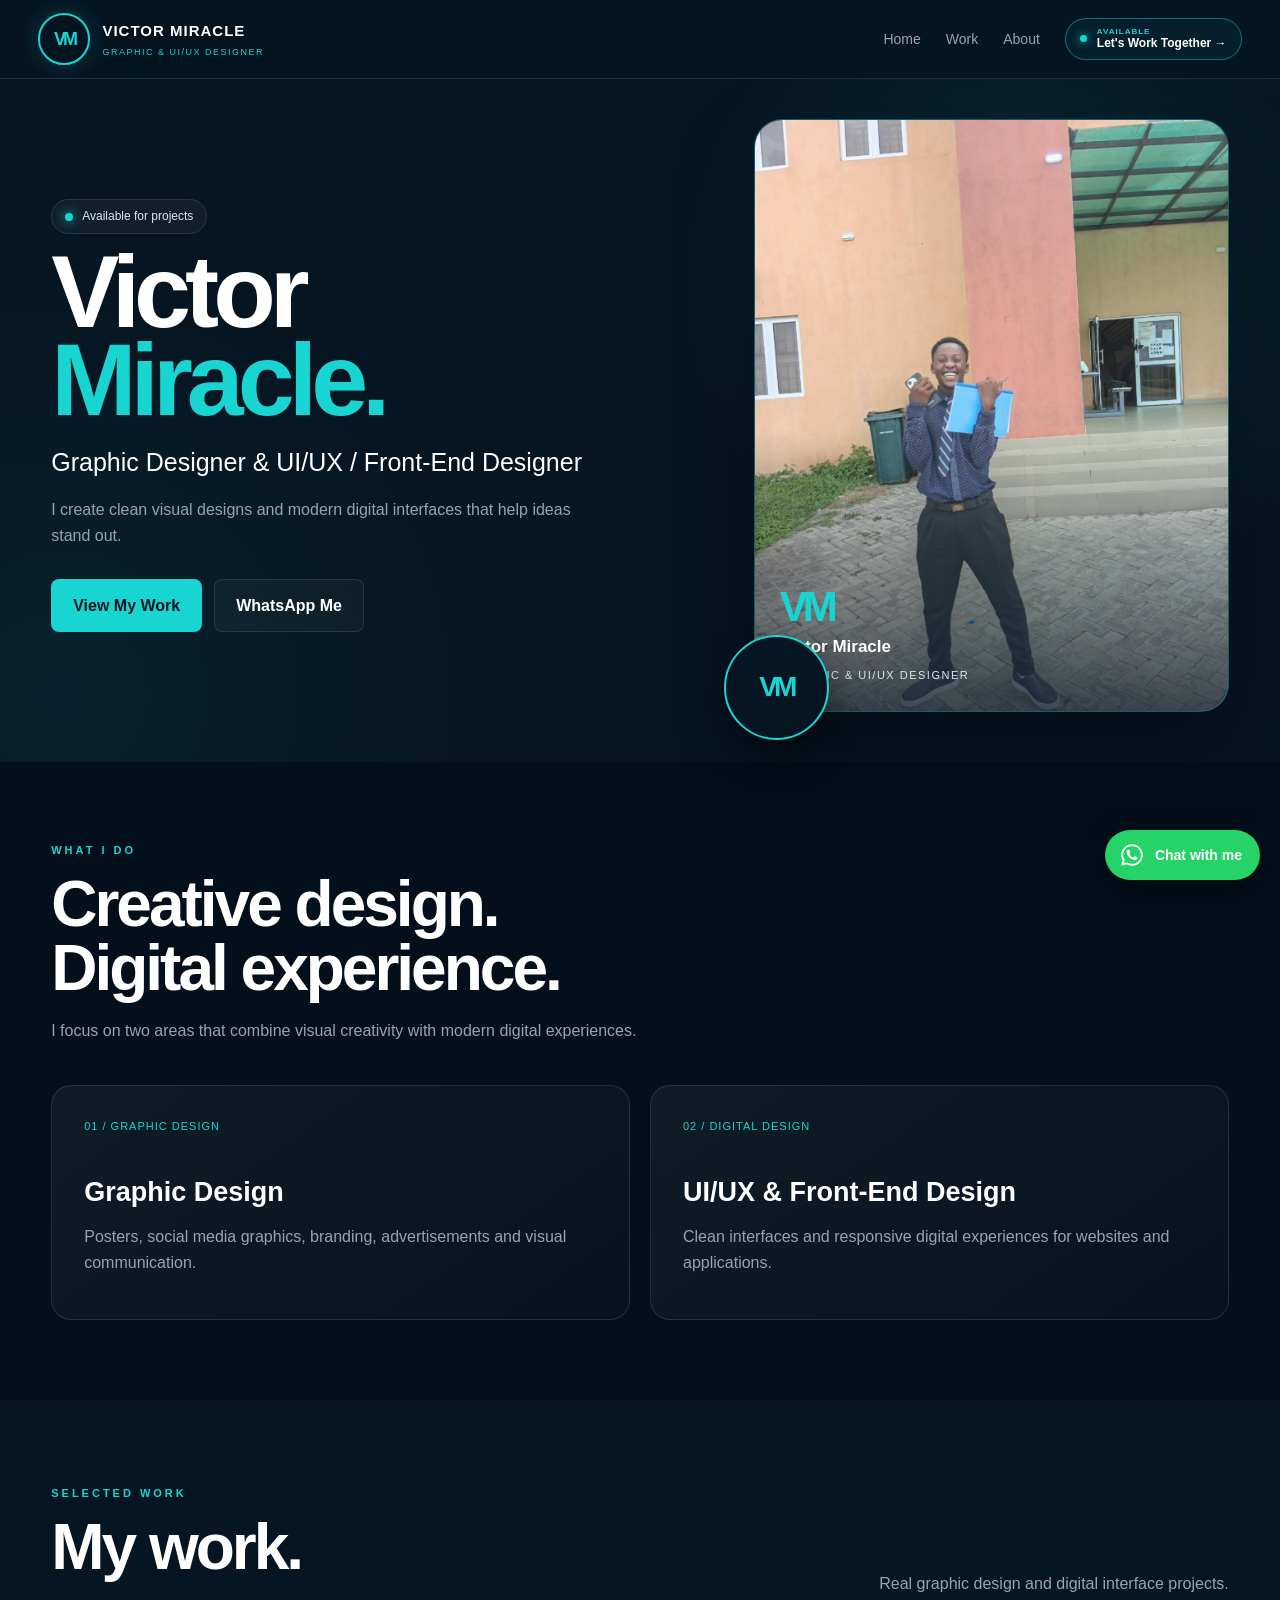
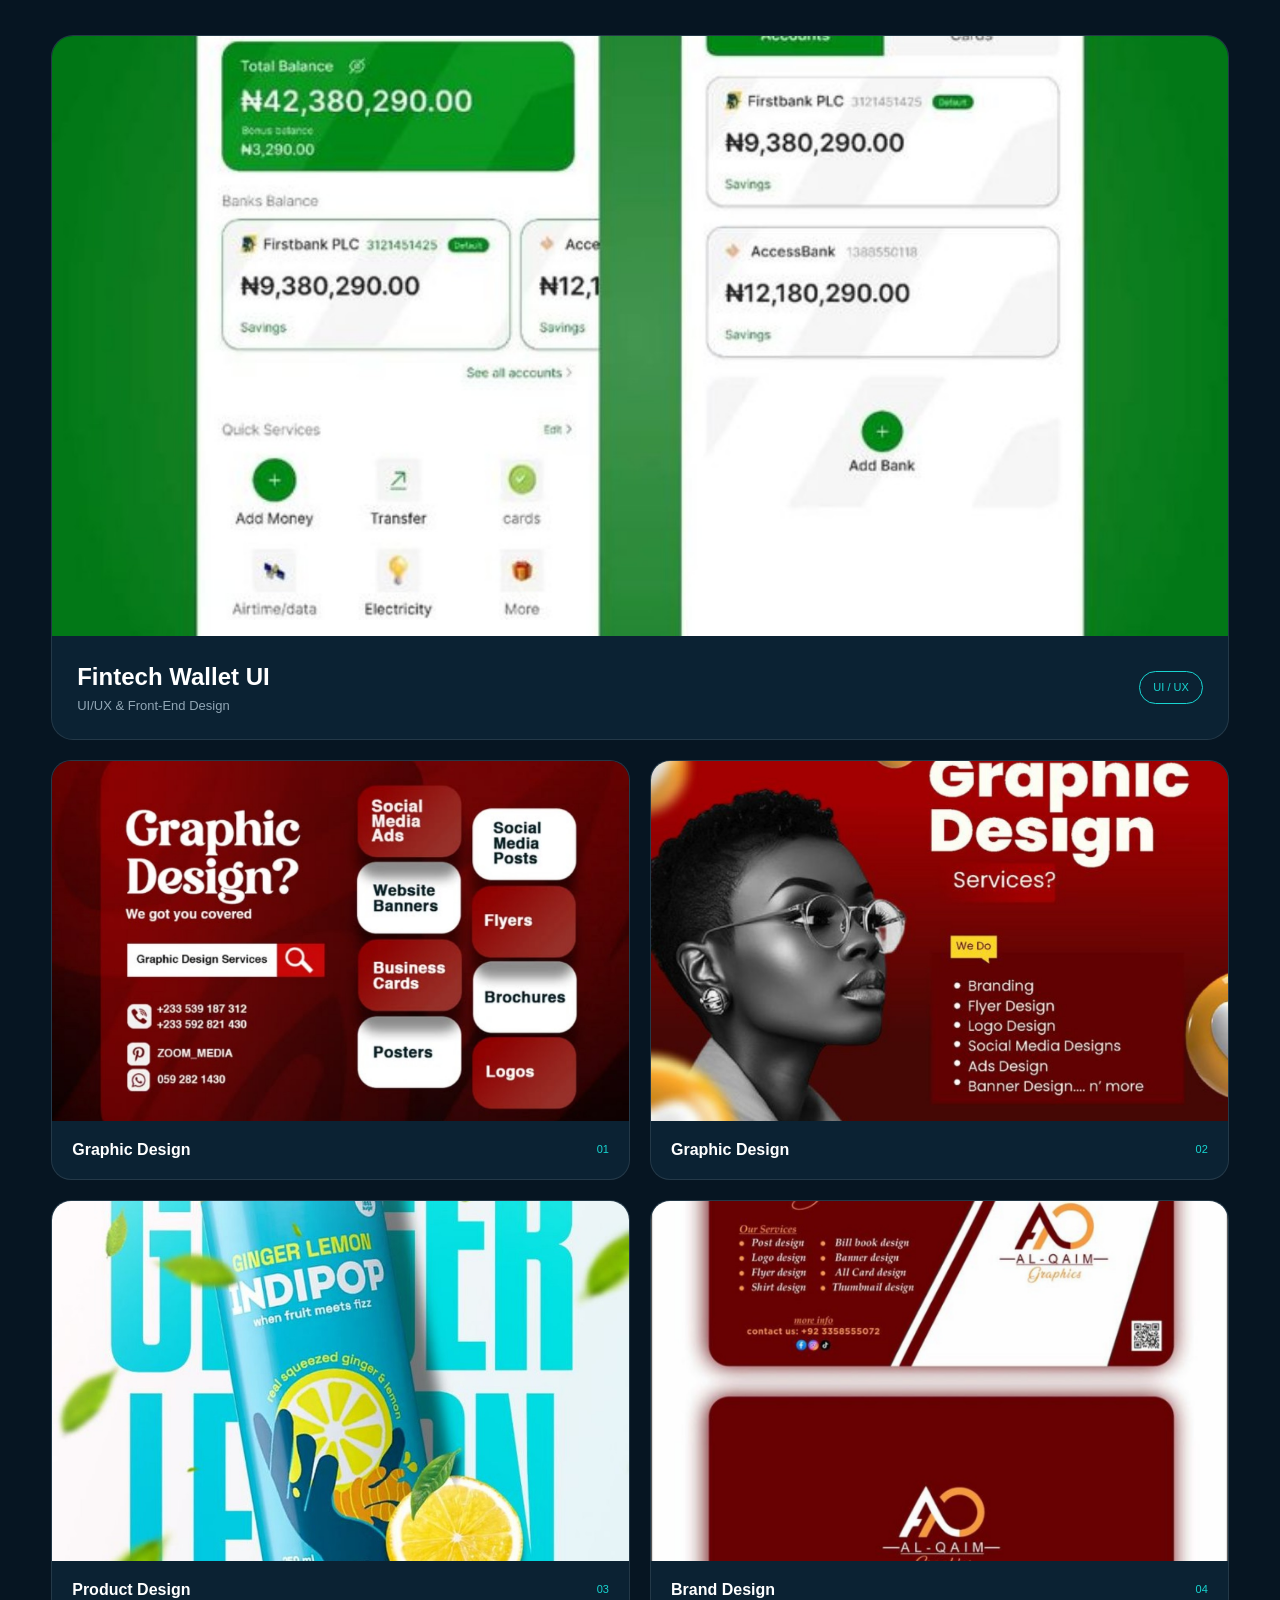
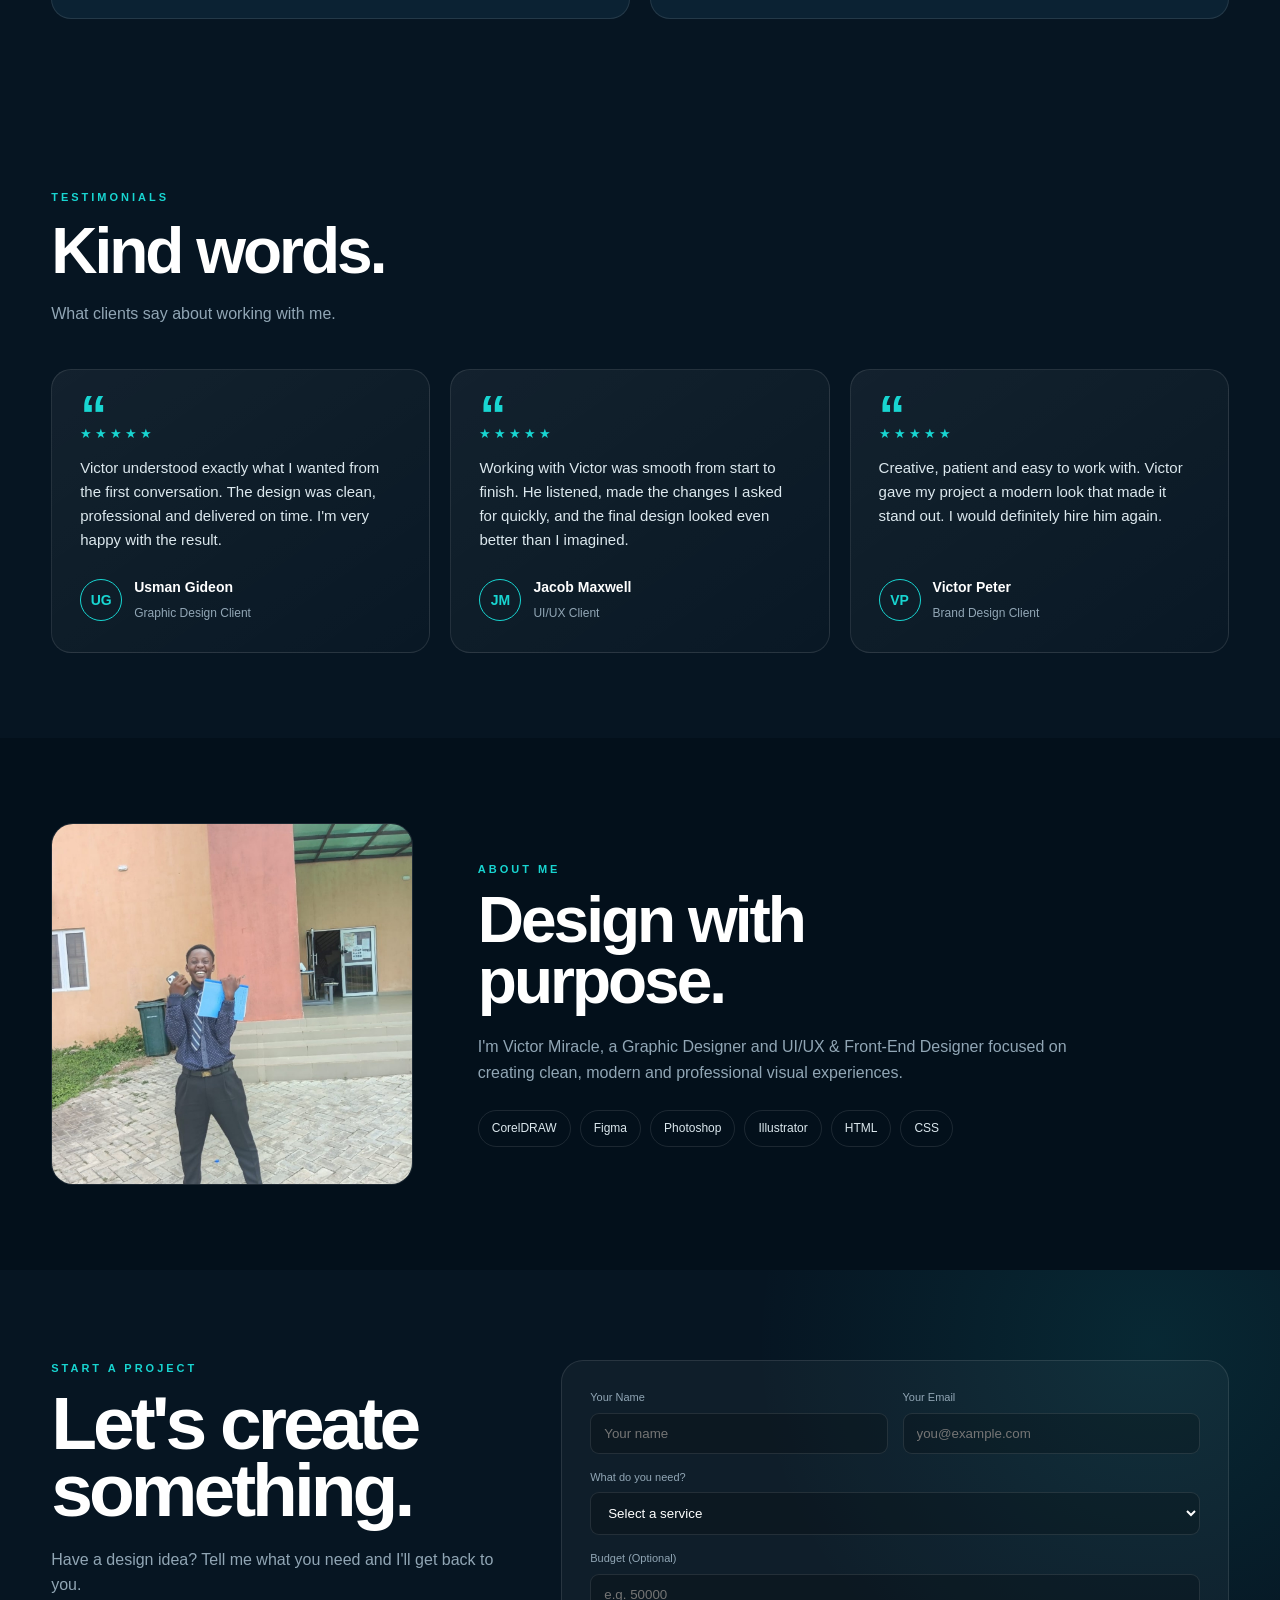
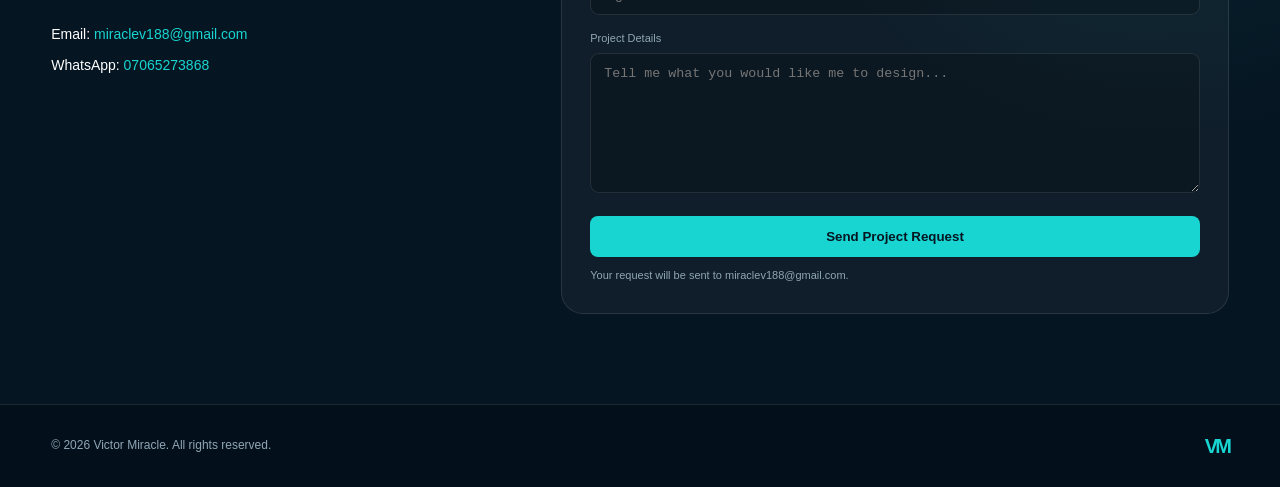
<file: index.html>
<!DOCTYPE html>
<html lang="en">
<head>
<meta charset="UTF-8">
<meta name="viewport" content="width=device-width, initial-scale=1.0">

<title>Victor Miracle | Graphic & UI/UX Designer</title>

<meta name="description" content="Victor Miracle — Graphic Designer and UI/UX & Front-End Designer.">

<style>

:root{
  --navy:#061522;
  --navy2:#0b2233;
  --cyan:#18d5d1;
  --cyan2:#70f5ef;
  --white:#fff;
  --text:#dce8ee;
  --muted:#91a6b5;
  --line:rgba(255,255,255,.1);
  --card:rgba(255,255,255,.045);
  --dark:#03101b;
}

*{
  margin:0;
  padding:0;
  box-sizing:border-box;
}

html{
  scroll-behavior:smooth;
}

body{
  font-family:Arial,Helvetica,sans-serif;
  background:var(--navy);
  color:var(--white);
  line-height:1.6;
  overflow-x:hidden;
}

a{
  text-decoration:none;
  color:inherit;
}

img{
  width:100%;
  display:block;
}

.container{
  width:min(1180px,92%);
  margin:auto;
}

/* ================= HEADER ================= */

header{
  position:sticky;
  top:0;
  z-index:1000;
  background:rgba(6,21,34,.92);
  backdrop-filter:blur(18px);
  border-bottom:1px solid var(--line);
}

.nav{
  min-height:78px;
  width:min(1240px,94%);
  margin:auto;
  display:flex;
  align-items:center;
  justify-content:space-between;
  gap:25px;
}

.brand{
  display:flex;
  align-items:center;
  gap:12px;
  flex-shrink:0;
}

.vm-logo{
  width:52px;
  height:52px;
  border:2px solid var(--cyan);
  border-radius:50%;
  display:flex;
  align-items:center;
  justify-content:center;
  color:var(--cyan);
  font-weight:900;
  font-size:18px;
  letter-spacing:-3px;
  box-shadow:0 0 22px rgba(24,213,209,.2);
}

.brand-text strong{
  display:block;
  font-size:15px;
  letter-spacing:1px;
}

.brand-text span{
  display:block;
  color:var(--cyan);
  font-size:9px;
  letter-spacing:1.5px;
  margin-top:2px;
}

.nav-right{
  display:flex;
  align-items:center;
  gap:25px;
}

nav{
  display:flex;
  align-items:center;
  gap:25px;
}

nav a{
  color:var(--muted);
  font-size:14px;
  transition:.3s;
}

nav a:hover{
  color:var(--cyan);
}

.client-button{
  display:flex;
  align-items:center;
  gap:10px;
  padding:9px 14px;
  border:1px solid rgba(24,213,209,.45);
  border-radius:30px;
  background:rgba(24,213,209,.06);
  transition:.3s;
}

.client-button:hover{
  background:var(--cyan);
  color:var(--navy);
}

.client-dot{
  width:7px;
  height:7px;
  border-radius:50%;
  background:var(--cyan);
  box-shadow:0 0 10px var(--cyan);
}

.client-text{
  display:flex;
  flex-direction:column;
  line-height:1.1;
}

.client-text small{
  color:var(--cyan);
  font-size:8px;
  letter-spacing:1px;
  font-weight:bold;
}

.client-text strong{
  font-size:12px;
}

/* ================= HERO ================= */

/* FIXED: removed the full-screen min-height so the extra space is gone.
   To adjust the space, change the padding: top 40px, bottom 50px. */
.hero{
  min-height:auto;
  padding:40px 0 50px;
  display:block;

  background:
  radial-gradient(
    circle at 80% 30%,
    rgba(24,213,209,.13),
    transparent 30%
  ),
  radial-gradient(
    circle at 5% 90%,
    rgba(24,213,209,.07),
    transparent 30%
  );
}

.hero-grid{
  display:grid;
  grid-template-columns:1.05fr .95fr;
  gap:70px;
  align-items:center;
}

.availability{
  display:inline-flex;
  align-items:center;
  gap:9px;

  padding:7px 13px;

  border:1px solid var(--line);
  background:var(--card);
  border-radius:30px;

  color:var(--text);
  font-size:12px;

  margin-bottom:14px;
}

.dot{
  width:8px;
  height:8px;
  border-radius:50%;
  background:var(--cyan);
  box-shadow:0 0 12px var(--cyan);
}

.hero h1{
  font-size:clamp(60px,8vw,105px);
  line-height:.86;
  letter-spacing:-6px;

  margin-bottom:18px;
}

.hero h1 span{
  color:var(--cyan);
}

.hero-title{
  font-size:clamp(19px,2vw,25px);
  margin-bottom:15px;
}

.hero-description{
  color:var(--muted);
  max-width:550px;
  margin-bottom:30px;
}

.hero-buttons{
  display:flex;
  gap:12px;
  flex-wrap:wrap;
}

.btn{
  display:inline-flex;
  align-items:center;
  justify-content:center;
  padding:13px 21px;
  border-radius:8px;
  font-weight:bold;
  transition:.3s;
  cursor:pointer;
  border:1px solid transparent;
}

.btn-primary{
  background:var(--cyan);
  color:var(--navy);
}

.btn-primary:hover{
  background:var(--cyan2);
  transform:translateY(-2px);
}

.btn-outline{
  border-color:var(--line);
  background:rgba(255,255,255,.03);
}

.btn-outline:hover{
  border-color:var(--cyan);
  color:var(--cyan);
}

/* ================= PROFILE ================= */

.hero-profile{
  position:relative;
  max-width:475px;
  margin-left:auto;
}

.profile-card{
  position:relative;
  border-radius:28px;
  overflow:hidden;
  background:var(--navy2);
  border:1px solid rgba(24,213,209,.35);
  box-shadow:0 35px 80px rgba(0,0,0,.38);
}

.profile-card img{
  aspect-ratio:4/5;
  object-fit:cover;
}

.profile-card::after{
  content:"";
  position:absolute;
  inset:0;
  background:linear-gradient(
    to top,
    rgba(3,16,27,.75),
    transparent 48%
  );
}

.profile-info{
  position:absolute;
  bottom:25px;
  left:25px;
  right:25px;
  z-index:3;
}

.profile-vm{
  font-size:42px;
  font-weight:900;
  color:var(--cyan);
  letter-spacing:-5px;
  line-height:1;
}

.profile-info strong{
  display:block;
  margin-top:5px;
  font-size:17px;
}

.profile-info span{
  color:var(--text);
  font-size:11px;
  letter-spacing:1.5px;
}

.vm-badge{
  position:absolute;
  z-index:5;
  left:-30px;
  bottom:-28px;

  width:105px;
  height:105px;

  border-radius:50%;
  background:var(--navy);
  border:2px solid var(--cyan);

  display:flex;
  align-items:center;
  justify-content:center;

  color:var(--cyan);
  font-size:28px;
  font-weight:900;
  letter-spacing:-4px;

  box-shadow:0 15px 35px rgba(0,0,0,.45);
}

/* ================= GENERAL SECTIONS ================= */

section{
  padding:85px 0;
}

.section-label{
  color:var(--cyan);
  text-transform:uppercase;
  font-size:11px;
  letter-spacing:3px;
  font-weight:bold;
  margin-bottom:12px;
}

.section-title{
  font-size:clamp(38px,5vw,65px);
  line-height:1;
  letter-spacing:-3px;
  margin-bottom:18px;
}

.section-subtitle{
  max-width:620px;
  color:var(--muted);
}

/* ================= SERVICES ================= */

.services{
  background:var(--dark);
  padding-top:80px;
  padding-bottom:80px;
}

.service-grid{
  display:grid;
  grid-template-columns:repeat(2,1fr);
  gap:20px;
  margin-top:42px;
}

.service-card{
  min-height:235px;
  padding:32px;

  border:1px solid var(--line);
  background:
    linear-gradient(
      145deg,
      rgba(255,255,255,.055),
      rgba(255,255,255,.015)
    );

  border-radius:20px;
  transition:.3s;
  position:relative;
  overflow:hidden;
}

.service-card:hover{
  transform:translateY(-5px);
  border-color:rgba(24,213,209,.5);
}

.service-number{
  color:var(--cyan);
  font-size:11px;
  letter-spacing:1px;
  margin-bottom:35px;
}

.service-card h3{
  font-size:27px;
  margin-bottom:10px;
}

.service-card p{
  color:var(--muted);
  max-width:500px;
}

/* ================= WORK ================= */

.work-header{
  display:flex;
  align-items:end;
  justify-content:space-between;
  gap:30px;
  margin-bottom:38px;
}

.featured-work{
  border:1px solid var(--line);
  border-radius:22px;
  overflow:hidden;
  background:var(--navy2);
  margin-bottom:20px;
}

.featured-work img{
  width:100%;
  max-height:600px;
  object-fit:cover;
}

.featured-info{
  padding:22px 25px;

  display:flex;
  justify-content:space-between;
  align-items:center;

  gap:20px;
}

.featured-info h3{
  font-size:24px;
}

.featured-info p{
  color:var(--muted);
  font-size:13px;
}

.tag{
  color:var(--cyan);
  border:1px solid var(--cyan);
  border-radius:30px;
  padding:7px 13px;
  font-size:11px;
}

.work-grid{
  display:grid;
  grid-template-columns:repeat(2,1fr);
  gap:20px;
}

.work-item{
  background:var(--navy2);
  border:1px solid var(--line);
  border-radius:20px;
  overflow:hidden;
  transition:.3s;
}

.work-item:hover{
  transform:translateY(-4px);
  border-color:rgba(24,213,209,.5);
}

.work-image{
  overflow:hidden;
}

.work-image img{
  width:100%;
  height:360px;
  object-fit:cover;
  transition:.5s;
}

.work-item:hover img{
  transform:scale(1.03);
}

.work-info{
  padding:16px 20px;

  display:flex;
  justify-content:space-between;
  align-items:center;
}

.work-info h3{
  font-size:16px;
}

.work-info span{
  color:var(--cyan);
  font-size:11px;
}

/* ================= ABOUT ================= */

.about{
  background:var(--dark);
}

.about-grid{
  display:grid;
  grid-template-columns:.65fr 1.35fr;
  gap:65px;
  align-items:center;
}

.about-photo{
  border-radius:22px;
  overflow:hidden;
  border:1px solid var(--line);
}

.about-photo img{
  aspect-ratio:1/1;
  object-fit:cover;
}

.about-copy h2{
  font-size:clamp(40px,5vw,65px);
  line-height:.95;
  letter-spacing:-3px;
  margin-bottom:22px;
}

.about-copy p{
  color:var(--muted);
  max-width:650px;
  margin-bottom:25px;
}

.tools{
  display:flex;
  flex-wrap:wrap;
  gap:9px;
}

.tool{
  padding:8px 13px;
  border:1px solid var(--line);
  border-radius:30px;
  color:var(--text);
  font-size:12px;
}

/* ================= CONTACT ================= */

.contact{
  padding-top:90px;
  padding-bottom:90px;

  background:
    radial-gradient(
      circle at 90% 10%,
      rgba(24,213,209,.1),
      transparent 30%
    ),
    var(--navy);
}

.contact-grid{
  display:grid;
  grid-template-columns:.8fr 1.2fr;
  gap:65px;
  align-items:start;
}

.contact-copy h2{
  font-size:clamp(42px,6vw,75px);
  line-height:.9;
  letter-spacing:-4px;
  margin-bottom:22px;
}

.contact-copy p{
  color:var(--muted);
  max-width:450px;
  margin-bottom:25px;
}

.contact-details{
  display:grid;
  gap:9px;
  font-size:14px;
}

.contact-details a{
  color:var(--cyan);
}

.project-form{
  padding:28px;

  border:1px solid var(--line);
  background:rgba(255,255,255,.04);
  border-radius:22px;
}

.form-row{
  display:grid;
  grid-template-columns:1fr 1fr;
  gap:15px;
}

.field{
  margin-bottom:15px;
}

.field label{
  display:block;
  color:var(--muted);
  font-size:11px;
  margin-bottom:6px;
}

.field input,
.field select,
.field textarea{
  width:100%;
  padding:12px 13px;

  border:1px solid var(--line);
  border-radius:9px;

  background:rgba(0,0,0,.2);
  color:white;

  outline:none;
}

.field input:focus,
.field select:focus,
.field textarea:focus{
  border-color:var(--cyan);
}

.field textarea{
  min-height:140px;
  resize:vertical;
}

.field select option{
  background:var(--navy);
}

.form-note{
  color:var(--muted);
  font-size:11px;
  margin-top:10px;
}

/* ================= TESTIMONIALS ================= */

.testimonials-grid{
  display:grid;
  grid-template-columns:repeat(3,1fr);
  gap:20px;
  margin-top:42px;
}

.testimonial{
  padding:28px;
  border:1px solid var(--line);
  background:
    linear-gradient(
      145deg,
      rgba(255,255,255,.055),
      rgba(255,255,255,.015)
    );
  border-radius:20px;
  display:flex;
  flex-direction:column;
  justify-content:space-between;
  gap:24px;
  transition:.3s;
}

.testimonial:hover{
  transform:translateY(-4px);
  border-color:rgba(24,213,209,.5);
}

.quote-mark{
  color:var(--cyan);
  font-size:54px;
  font-weight:900;
  line-height:.6;
  height:26px;
}

.stars{
  color:var(--cyan);
  letter-spacing:3px;
  font-size:13px;
  margin-bottom:12px;
}

.testimonial-text{
  color:var(--text);
  font-size:15px;
}

.client{
  display:flex;
  align-items:center;
  gap:12px;
}

.client-avatar{
  width:42px;
  height:42px;
  border-radius:50%;
  border:1px solid var(--cyan);
  display:flex;
  align-items:center;
  justify-content:center;
  color:var(--cyan);
  font-weight:bold;
  font-size:14px;
  flex-shrink:0;
}

.client-info strong{
  display:block;
  font-size:14px;
}

.client-info span{
  color:var(--muted);
  font-size:12px;
}

/* ================= FLOATING WHATSAPP ================= */

.whatsapp-float{
  position:fixed;
  right:20px;
  bottom:20px;
  z-index:1200;

  display:flex;
  align-items:center;
  gap:10px;

  padding:12px 18px 12px 14px;
  border-radius:50px;

  background:#25d366;
  color:#fff;
  font-weight:bold;
  font-size:14px;

  box-shadow:0 12px 30px rgba(0,0,0,.45);
  transition:.3s;
}

.whatsapp-float:hover{
  transform:translateY(-3px);
  box-shadow:0 16px 36px rgba(37,211,102,.4);
}

.whatsapp-float svg{
  width:26px;
  height:26px;
  fill:#fff;
  flex-shrink:0;
}

/* ================= FOOTER ================= */

footer{
  padding:25px 0;
  background:var(--dark);
  border-top:1px solid var(--line);
}

.footer-inner{
  width:min(1180px,92%);
  margin:auto;

  display:flex;
  justify-content:space-between;
  align-items:center;
}

.footer-inner p{
  color:var(--muted);
  font-size:12px;
}

.footer-vm{
  color:var(--cyan);
  font-size:20px;
  font-weight:900;
  letter-spacing:-3px;
}

/* ================= TABLET ================= */

@media(max-width:900px){

  .nav{
    min-height:70px;
  }

  .nav-right{
    gap:10px;
  }

  nav{
    display:none;
  }

  .client-button{
    padding:8px 11px;
  }

  .hero{
    padding:30px 0 50px;
  }

  .hero-grid{
    grid-template-columns:1fr;
    gap:45px;
  }

  .hero-profile{
    margin:auto;
    width:88%;
  }

  .hero h1{
    font-size:clamp(58px,16vw,85px);
  }

  .vm-badge{
    left:-12px;
  }

  .service-grid,
  .work-grid,
  .about-grid,
  .contact-grid{
    grid-template-columns:1fr;
  }

  .work-header{
    display:block;
  }

  .work-header .section-subtitle{
    margin-top:15px;
  }

  .about-grid,
  .contact-grid{
    gap:40px;
  }

  .work-image img{
    height:auto;
    min-height:260px;
  }

  .form-row{
    grid-template-columns:1fr;
    gap:0;
  }

  .testimonials-grid{
    grid-template-columns:1fr;
  }
}

/* ================= MOBILE ================= */

@media(max-width:520px){

  .brand-text strong{
    font-size:12px;
  }

  .brand-text span{
    font-size:7px;
  }

  .vm-logo{
    width:45px;
    height:45px;
    font-size:15px;
  }

  .client-text strong{
    font-size:10px;
  }

  .client-text small{
    font-size:7px;
  }

  .client-button{
    gap:6px;
  }

  section{
    padding:70px 0;
  }

  /* EXTRA COMPACT MOBILE HERO */

  .hero{
    padding:25px 0 45px;
  }

  .hero-grid{
    gap:40px;
  }

  .availability{
    margin-bottom:12px;
    padding:7px 12px;
  }

  .hero h1{
    margin-bottom:16px;
  }

  .hero-title{
    margin-bottom:12px;
  }

  .hero-description{
    margin-bottom:24px;
  }

  .service-card{
    min-height:210px;
    padding:27px;
  }

  .project-form{
    padding:20px;
  }

  .featured-info{
    display:block;
  }

  .tag{
    display:inline-block;
    margin-top:12px;
  }

  .footer-inner{
    flex-direction:column;
    gap:8px;
  }

  .whatsapp-float{
    right:16px;
    bottom:16px;
    padding:14px;
  }

  .whatsapp-float span{
    display:none;
  }

}

</style>
</head>

<body>

<!-- ================= HEADER ================= -->

<header>

<div class="nav">

<a href="#home" class="brand">

<div class="vm-logo">
VM
</div>

<div class="brand-text">

<strong>VICTOR MIRACLE</strong>

<span>
GRAPHIC & UI/UX DESIGNER
</span>

</div>

</a>


<div class="nav-right">

<nav>

<a href="#home">
Home
</a>

<a href="#work">
Work
</a>

<a href="#about">
About
</a>

</nav>


<a href="#contact" class="client-button">

<span class="client-dot"></span>

<span class="client-text">

<small>
AVAILABLE
</small>

<strong>
Let's Work Together →
</strong>

</span>

</a>

</div>

</div>

</header>


<main>

<!-- ================= HERO ================= -->

<section class="hero" id="home">

<div class="container">

<div class="hero-grid">


<div>

<div class="availability">

<span class="dot"></span>

Available for projects

</div>


<h1>

Victor<br>

<span>
Miracle.
</span>

</h1>


<div class="hero-title">

Graphic Designer & UI/UX / Front-End Designer

</div>


<p class="hero-description">

I create clean visual designs and modern digital
interfaces that help ideas stand out.

</p>


<div class="hero-buttons">

<a href="#work" class="btn btn-primary">

View My Work

</a>


<a
href="https://wa.me/2347065273868"
target="_blank"
class="btn btn-outline">

WhatsApp Me

</a>

</div>

</div>


<div class="hero-profile">

<div class="profile-card">

<img
src="victor-miracle.jpg"
alt="Victor Miracle">

<div class="profile-info">

<div class="profile-vm">
VM
</div>

<strong>
Victor Miracle
</strong>

<span>
GRAPHIC & UI/UX DESIGNER
</span>

</div>

</div>


<div class="vm-badge">
VM
</div>

</div>


</div>

</div>

</section>


<!-- ================= SERVICES ================= -->

<section class="services">

<div class="container">

<div class="section-label">
What I Do
</div>

<h2 class="section-title">

Creative design.<br>
Digital experience.

</h2>

<p class="section-subtitle">

I focus on two areas that combine visual creativity
with modern digital experiences.

</p>


<div class="service-grid">


<div class="service-card">

<div class="service-number">
01 / GRAPHIC DESIGN
</div>

<h3>
Graphic Design
</h3>

<p>

Posters, social media graphics, branding,
advertisements and visual communication.

</p>

</div>


<div class="service-card">

<div class="service-number">
02 / DIGITAL DESIGN
</div>

<h3>
UI/UX & Front-End Design
</h3>

<p>

Clean interfaces and responsive digital
experiences for websites and applications.

</p>

</div>


</div>

</div>

</section>


<!-- ================= WORK ================= -->

<section id="work">

<div class="container">


<div class="work-header">

<div>

<div class="section-label">
Selected Work
</div>

<h2 class="section-title">
My work.
</h2>

</div>


<p class="section-subtitle">

Real graphic design and digital interface projects.

</p>

</div>


<!-- FINTECH -->

<div class="featured-work">

<img
src="./fintech-real.jpg"
alt="Fintech Wallet UI">

<div class="featured-info">

<div>

<h3>
Fintech Wallet UI
</h3>

<p>
UI/UX & Front-End Design
</p>

</div>

<span class="tag">
UI / UX
</span>

</div>

</div>


<!-- GRAPHIC WORK -->

<div class="work-grid">


<div class="work-item">

<div class="work-image">

<img
src="graphic-01.jpg"
alt="Graphic Design 01">

</div>

<div class="work-info">

<h3>
Graphic Design
</h3>

<span>
01
</span>

</div>

</div>


<div class="work-item">

<div class="work-image">

<img
src="graphic-02.jpg"
alt="Graphic Design 02">

</div>

<div class="work-info">

<h3>
Graphic Design
</h3>

<span>
02
</span>

</div>

</div>


<div class="work-item">

<div class="work-image">

<img
src="graphic-03.jpg"
alt="Product Graphic Design">

</div>

<div class="work-info">

<h3>
Product Design
</h3>

<span>
03
</span>

</div>

</div>


<div class="work-item">

<div class="work-image">

<img
src="graphic-04.jpg"
alt="Brand Graphic Design">

</div>

<div class="work-info">

<h3>
Brand Design
</h3>

<span>
04
</span>

</div>

</div>


</div>

</div>

</section>


<!-- ================= TESTIMONIALS ================= -->

<section class="testimonials" id="testimonials">

<div class="container">

<div class="section-label">
Testimonials
</div>

<h2 class="section-title">
Kind words.
</h2>

<p class="section-subtitle">

What clients say about working with me.

</p>


<div class="testimonials-grid">


<!-- TESTIMONIAL 1 -->
<div class="testimonial">

<div>

<div class="quote-mark">“</div>

<div class="stars">★★★★★</div>

<p class="testimonial-text">

Victor understood exactly what I wanted from the first
conversation. The design was clean, professional and
delivered on time. I'm very happy with the result.

</p>

</div>

<div class="client">

<div class="client-avatar">UG</div>

<div class="client-info">
<strong>Usman Gideon</strong>
<span>Graphic Design Client</span>
</div>

</div>

</div>


<!-- TESTIMONIAL 2 -->
<div class="testimonial">

<div>

<div class="quote-mark">“</div>

<div class="stars">★★★★★</div>

<p class="testimonial-text">

Working with Victor was smooth from start to finish. He
listened, made the changes I asked for quickly, and the
final design looked even better than I imagined.

</p>

</div>

<div class="client">

<div class="client-avatar">JM</div>

<div class="client-info">
<strong>Jacob Maxwell</strong>
<span>UI/UX Client</span>
</div>

</div>

</div>


<!-- TESTIMONIAL 3 -->
<div class="testimonial">

<div>

<div class="quote-mark">“</div>

<div class="stars">★★★★★</div>

<p class="testimonial-text">

Creative, patient and easy to work with. Victor gave my
project a modern look that made it stand out. I would
definitely hire him again.

</p>

</div>

<div class="client">

<div class="client-avatar">VP</div>

<div class="client-info">
<strong>Victor Peter</strong>
<span>Brand Design Client</span>
</div>

</div>

</div>


</div>

</div>

</section>


<!-- ================= ABOUT ================= -->

<section class="about" id="about">

<div class="container">

<div class="about-grid">


<div class="about-photo">

<img
src="victor-miracle.jpg"
alt="Victor Miracle">

</div>


<div class="about-copy">

<div class="section-label">
About Me
</div>

<h2>

Design with<br>
purpose.

</h2>


<p>

I'm Victor Miracle, a Graphic Designer and
UI/UX & Front-End Designer focused on creating
clean, modern and professional visual experiences.

</p>


<div class="tools">

<span class="tool">
CorelDRAW
</span>

<span class="tool">
Figma
</span>

<span class="tool">
Photoshop
</span>

<span class="tool">
Illustrator
</span>

<span class="tool">
HTML
</span>

<span class="tool">
CSS
</span>

</div>

</div>

</div>

</div>

</section>


<!-- ================= CONTACT ================= -->

<section class="contact" id="contact">

<div class="container">

<div class="contact-grid">


<div class="contact-copy">

<div class="section-label">
Start a Project
</div>

<h2>

Let's create<br>
something.

</h2>


<p>

Have a design idea? Tell me what you need
and I'll get back to you.

</p>


<div class="contact-details">

<div>

Email:

<a href="mailto:miraclev188@gmail.com">

miraclev188@gmail.com

</a>

</div>


<div>

WhatsApp:

<a
href="https://wa.me/2347065273868"
target="_blank">

07065273868

</a>

</div>

</div>

</div>


<!-- PROJECT FORM -->

<form
class="project-form"
action="mailto:miraclev188@gmail.com"
method="post"
enctype="text/plain">


<div class="form-row">


<div class="field">

<label for="name">
Your Name
</label>

<input
type="text"
id="name"
name="Name"
placeholder="Your name"
autocomplete="name"
inputmode="text"
required>

</div>


<div class="field">

<label for="email">
Your Email
</label>

<input
type="email"
id="email"
name="Email"
placeholder="you@example.com"
autocomplete="email"
inputmode="email"
autocapitalize="none"
spellcheck="false"
required>

</div>


</div>


<div class="field">

<label for="service">
What do you need?
</label>

<select
id="service"
name="Service"
required>

<option value="">
Select a service
</option>

<option value="Graphic Design">
Graphic Design
</option>

<option value="UI/UX & Front-End Design">
UI/UX & Front-End Design
</option>

<option value="Other">
Other
</option>

</select>

</div>


<div class="field">

<label for="budget">
Budget (Optional)
</label>

<input
type="number"
id="budget"
name="Budget"
placeholder="e.g. 50000"
inputmode="numeric"
min="0"
step="100">

</div>


<div class="field">

<label for="details">
Project Details
</label>

<textarea
id="details"
name="Project Details"
placeholder="Tell me what you would like me to design..."
autocomplete="off"
required></textarea>

</div>


<button
type="submit"
class="btn btn-primary"
style="width:100%;border:0;">

Send Project Request

</button>


<p class="form-note">

Your request will be sent to
miraclev188@gmail.com.

</p>


</form>

</div>

</div>

</section>

</main>


<!-- ================= FOOTER ================= -->

<footer>

<div class="footer-inner">

<p>
© 2026 Victor Miracle. All rights reserved.
</p>

<div class="footer-vm">
VM
</div>

</div>

</footer>


<!-- ================= FLOATING WHATSAPP BUTTON ================= -->

<a
href="https://wa.me/2347065273868?text=Hi%20Victor%2C%20I%20saw%20your%20portfolio%20and%20I%27d%20like%20to%20work%20with%20you."
target="_blank"
rel="noopener"
class="whatsapp-float"
aria-label="Chat on WhatsApp">

<svg viewBox="0 0 24 24" aria-hidden="true">
<path d="M12.04 2C6.58 2 2.13 6.45 2.13 11.91c0 1.75.46 3.45 1.32 4.95L2.05 22l5.25-1.38a9.9 9.9 0 0 0 4.74 1.21c5.46 0 9.91-4.45 9.91-9.91S17.5 2 12.04 2zm0 18.15a8.2 8.2 0 0 1-4.19-1.15l-.3-.18-3.12.82.83-3.04-.2-.31a8.2 8.2 0 0 1-1.26-4.38c0-4.54 3.7-8.24 8.24-8.24s8.24 3.7 8.24 8.24-3.7 8.24-8.24 8.24zm4.52-6.16c-.25-.12-1.47-.72-1.69-.81-.23-.08-.39-.12-.56.12-.17.25-.64.81-.78.97-.14.17-.29.19-.54.06-.25-.12-1.05-.39-2-1.23-.74-.66-1.23-1.47-1.38-1.72-.14-.25-.02-.38.11-.5.11-.11.25-.29.37-.43.12-.14.17-.25.25-.41.08-.17.04-.31-.02-.43-.06-.12-.56-1.34-.76-1.84-.2-.48-.41-.42-.56-.43h-.48c-.17 0-.43.06-.66.31-.23.25-.87.85-.87 2.07s.89 2.4 1.01 2.56c.12.17 1.75 2.67 4.23 3.74.59.26 1.05.41 1.41.52.59.19 1.13.16 1.56.1.48-.07 1.47-.6 1.67-1.18.21-.58.21-1.07.14-1.18-.06-.1-.23-.16-.48-.29z"/>
</svg>

<span>Chat with me</span>

</a>

</body>
</html>
</file>
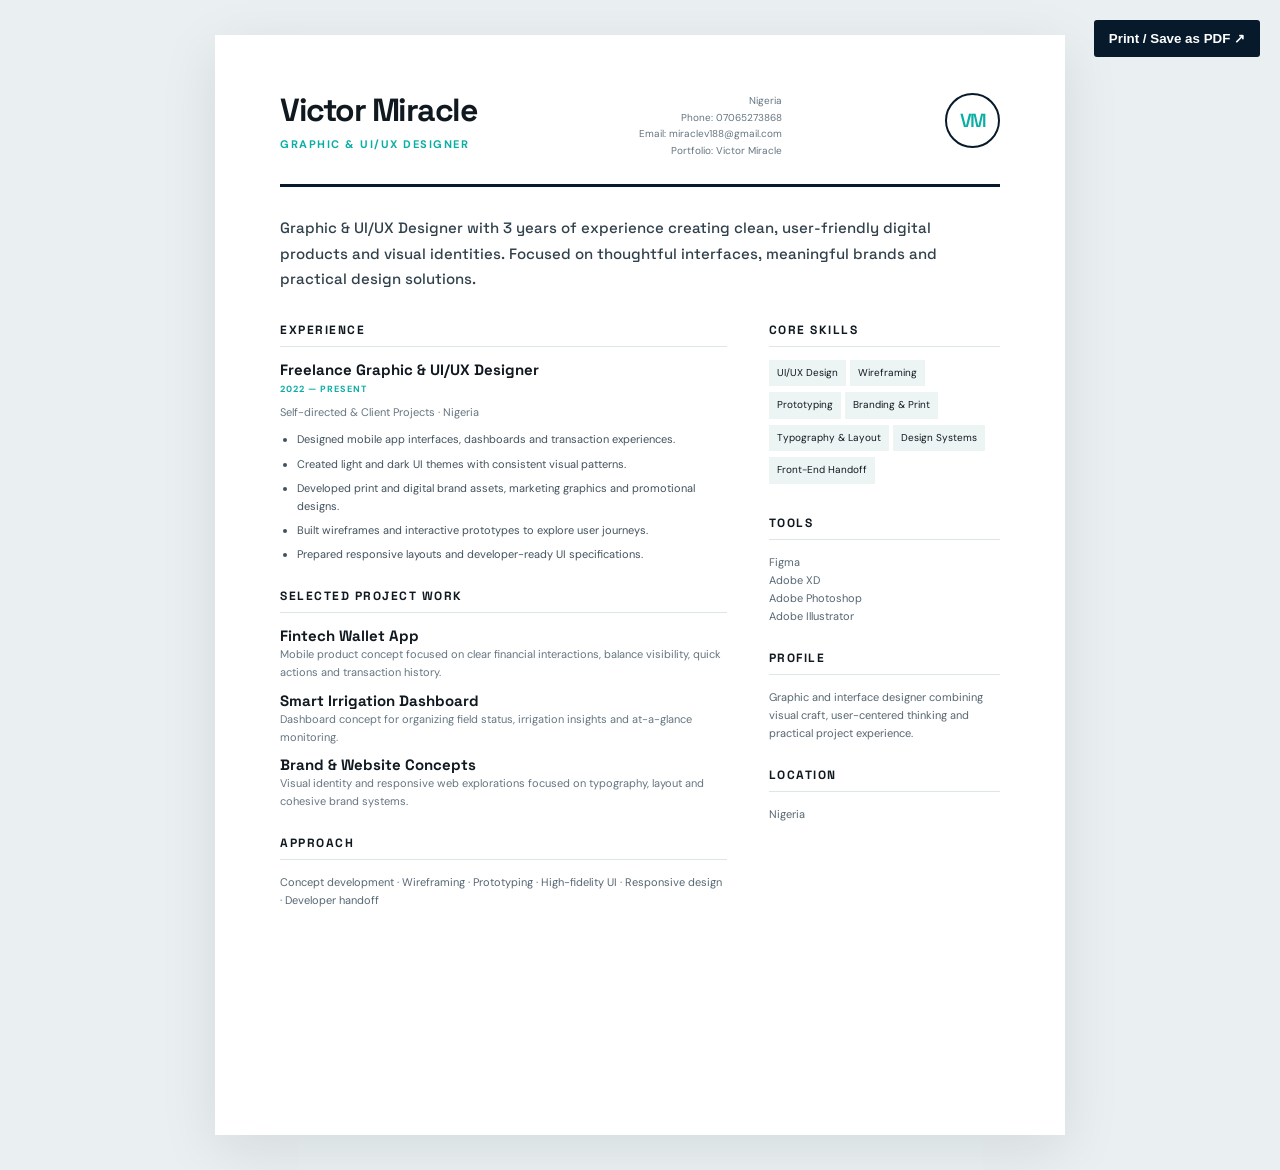
<file: resume.html>
<!DOCTYPE html><html lang="en"><head><meta charset="UTF-8"><meta name="viewport" content="width=device-width, initial-scale=1"><meta name="robots" content="noindex"><title>Victor Miracle — Resume</title><link href="https://fonts.googleapis.com/css2?family=DM+Sans:wght@400;500;600;700&family=Space+Grotesk:wght@500;600;700&display=swap" rel="stylesheet"><style>*{box-sizing:border-box}body{margin:0;background:#eaf0f1;color:#101820;font:13px/1.65 'DM Sans',sans-serif}.page{max-width:850px;min-height:1100px;margin:35px auto;background:white;padding:58px 65px;box-shadow:0 15px 55px #071a2b18}.top{display:flex;justify-content:space-between;align-items:start;border-bottom:3px solid #071a2b;padding-bottom:25px}.monogram{width:55px;height:55px;border:2px solid #071a2b;border-radius:50%;display:grid;place-items:center;font:600 19px 'Space Grotesk';letter-spacing:-2px;color:#0aaea5}.name{font:700 32px/1.1 'Space Grotesk';letter-spacing:-1.5px;margin:0}.role{font-size:11px;letter-spacing:1.5px;text-transform:uppercase;color:#0aaea5;font-weight:700;margin-top:7px}.contact{text-align:right;font-size:10px;color:#657580}.intro{font:500 15px/1.7 'Space Grotesk';margin:28px 0 30px;color:#31414b}.columns{display:grid;grid-template-columns:1.45fr .75fr;gap:42px}.section{margin-bottom:25px}h2{font:700 12px 'Space Grotesk';letter-spacing:1.5px;text-transform:uppercase;border-bottom:1px solid #dce5e7;padding-bottom:8px;margin:0 0 13px}.job-title{font:700 15px 'Space Grotesk';margin:0}.date{font-size:9px;letter-spacing:1px;color:#0aaea5;font-weight:700;margin:3px 0 7px}.muted{font-size:11px;color:#647580;margin:0 0 9px}ul{padding-left:17px;margin:8px 0}li{font-size:11px;color:#42525c;margin:0 0 6px}.skill{display:inline-block;font-size:10px;background:#edf5f4;padding:5px 8px;margin:0 4px 6px 0}.small{font-size:11px;color:#566671}.print{position:fixed;right:20px;top:20px;background:#071a2b;color:#fff;padding:11px 15px;border:0;border-radius:3px;font-weight:700;cursor:pointer}@media(max-width:700px){.page{margin:0;padding:30px 22px;min-height:100vh}.columns{grid-template-columns:1fr;gap:0}.name{font-size:26px}.contact{font-size:9px}.print{position:static;display:block;margin:12px auto}.top{gap:10px}}@media print{body{background:white}.page{margin:0;max-width:none;min-height:0;padding:35px 40px;box-shadow:none}.print{display:none}@page{size:A4;margin:12mm}}</style></head><body><button class="print" onclick="window.print()">Print / Save as PDF ↗</button><main class="page"><header class="top"><div><h1 class="name">Victor Miracle</h1><div class="role">Graphic &amp; UI/UX Designer</div></div><div class="contact"><div>Nigeria</div><div>Phone: 07065273868</div><div>Email: miraclev188@gmail.com</div><div>Portfolio: Victor Miracle</div></div><div class="monogram" aria-label="VM monogram">VM</div></header><p class="intro">Graphic &amp; UI/UX Designer with 3 years of experience creating clean, user-friendly digital products and visual identities. Focused on thoughtful interfaces, meaningful brands and practical design solutions.</p><div class="columns"><div><section class="section"><h2>Experience</h2><h3 class="job-title">Freelance Graphic &amp; UI/UX Designer</h3><div class="date">2022 — PRESENT</div><p class="muted">Self-directed &amp; Client Projects · Nigeria</p><ul><li>Designed mobile app interfaces, dashboards and transaction experiences.</li><li>Created light and dark UI themes with consistent visual patterns.</li><li>Developed print and digital brand assets, marketing graphics and promotional designs.</li><li>Built wireframes and interactive prototypes to explore user journeys.</li><li>Prepared responsive layouts and developer-ready UI specifications.</li></ul></section><section class="section"><h2>Selected Project Work</h2><h3 class="job-title">Fintech Wallet App</h3><p class="muted">Mobile product concept focused on clear financial interactions, balance visibility, quick actions and transaction history.</p><h3 class="job-title">Smart Irrigation Dashboard</h3><p class="muted">Dashboard concept for organizing field status, irrigation insights and at-a-glance monitoring.</p><h3 class="job-title">Brand &amp; Website Concepts</h3><p class="muted">Visual identity and responsive web explorations focused on typography, layout and cohesive brand systems.</p></section><section class="section"><h2>Approach</h2><p class="small">Concept development · Wireframing · Prototyping · High-fidelity UI · Responsive design · Developer handoff</p></section></div><aside><section class="section"><h2>Core Skills</h2><span class="skill">UI/UX Design</span><span class="skill">Wireframing</span><span class="skill">Prototyping</span><span class="skill">Branding &amp; Print</span><span class="skill">Typography &amp; Layout</span><span class="skill">Design Systems</span><span class="skill">Front-End Handoff</span></section><section class="section"><h2>Tools</h2><p class="small">Figma<br>Adobe XD<br>Adobe Photoshop<br>Adobe Illustrator</p></section><section class="section"><h2>Profile</h2><p class="small">Graphic and interface designer combining visual craft, user-centered thinking and practical project experience.</p></section><section class="section"><h2>Location</h2><p class="small">Nigeria</p></section></aside></div></main></body></html>
</file>
